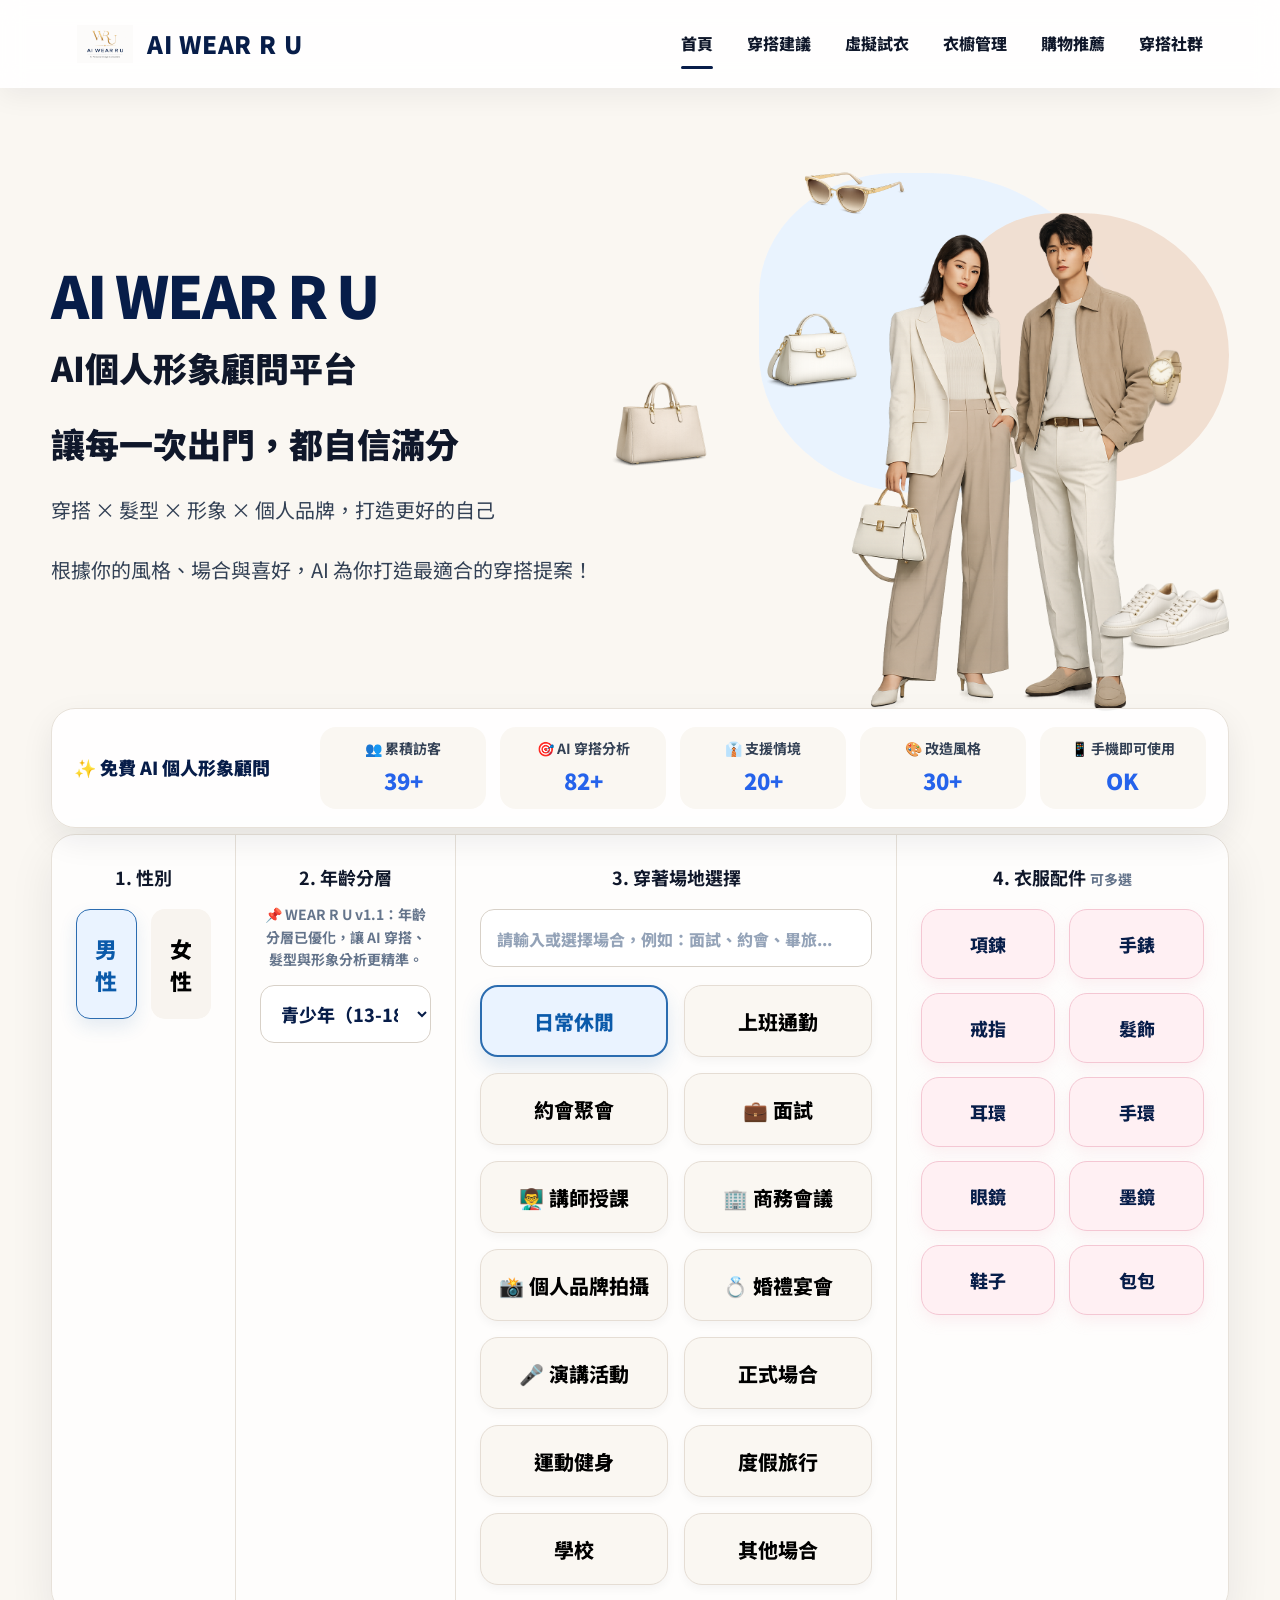
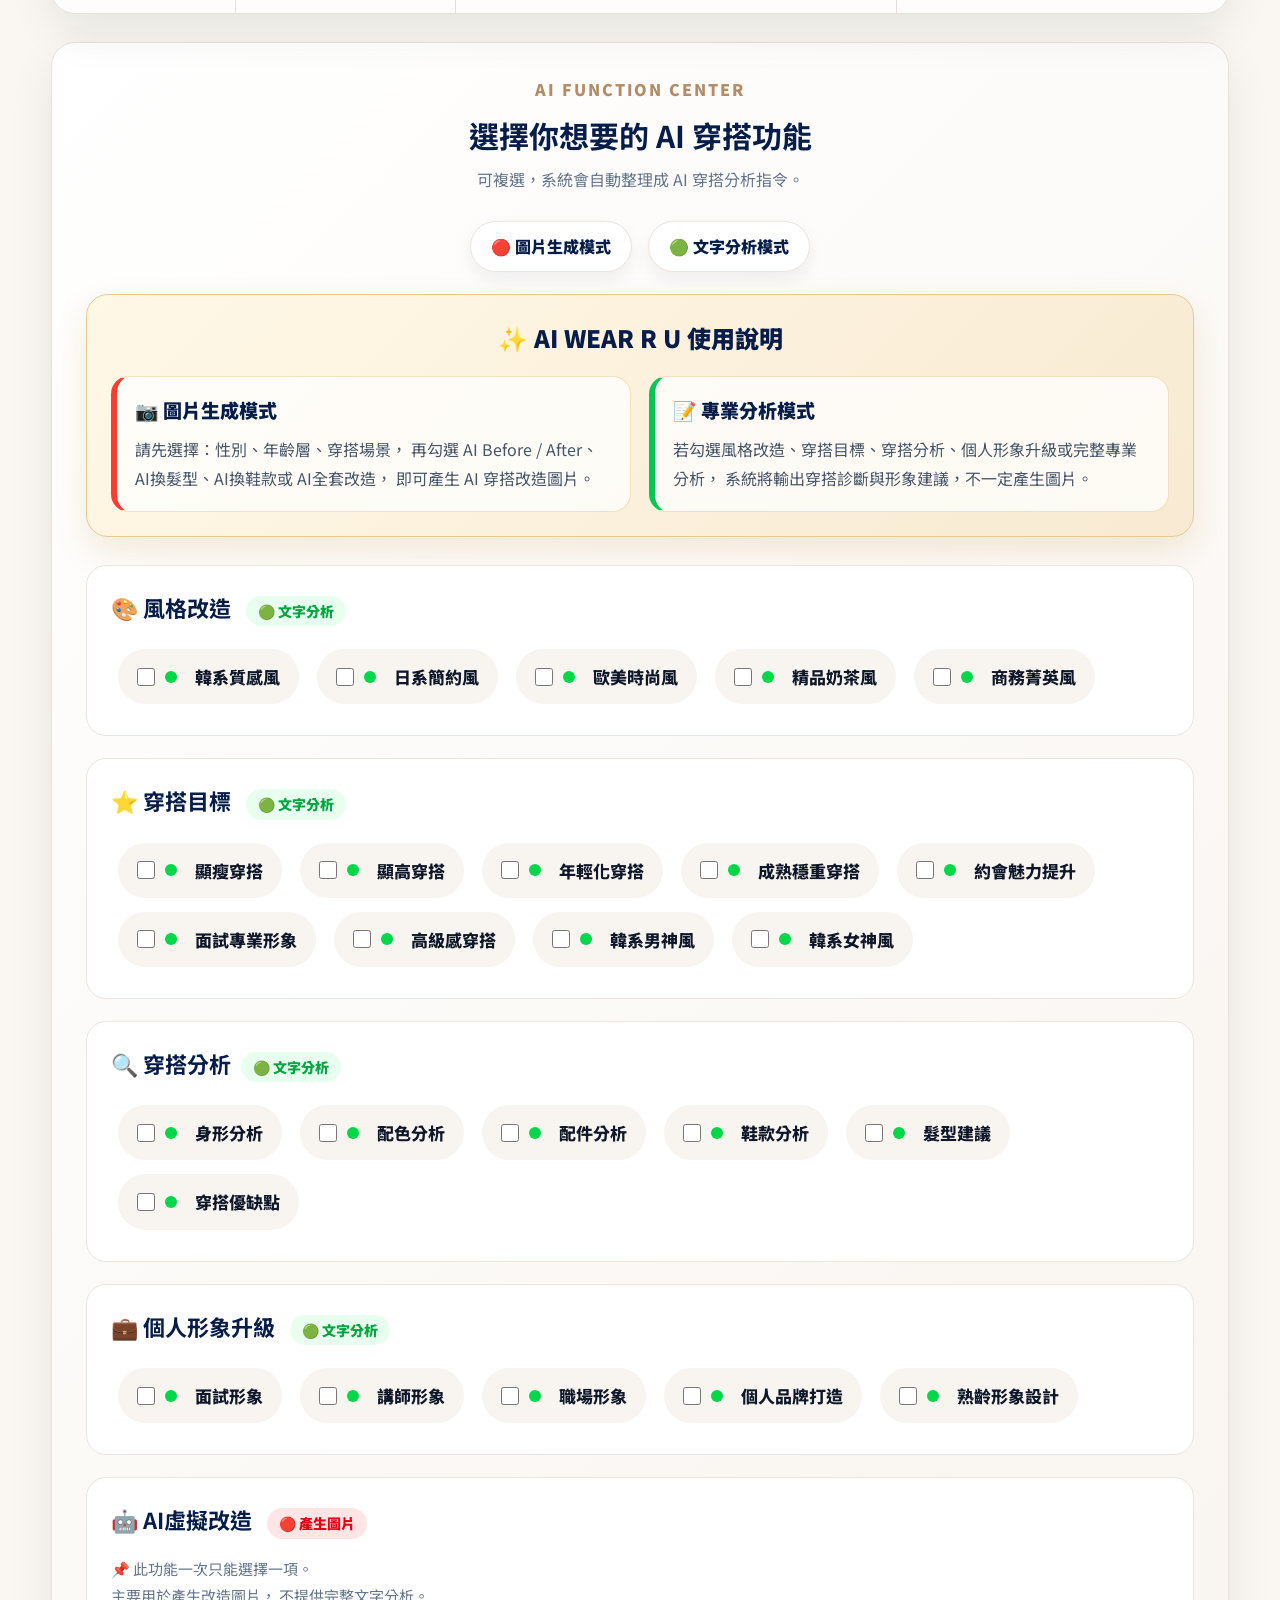
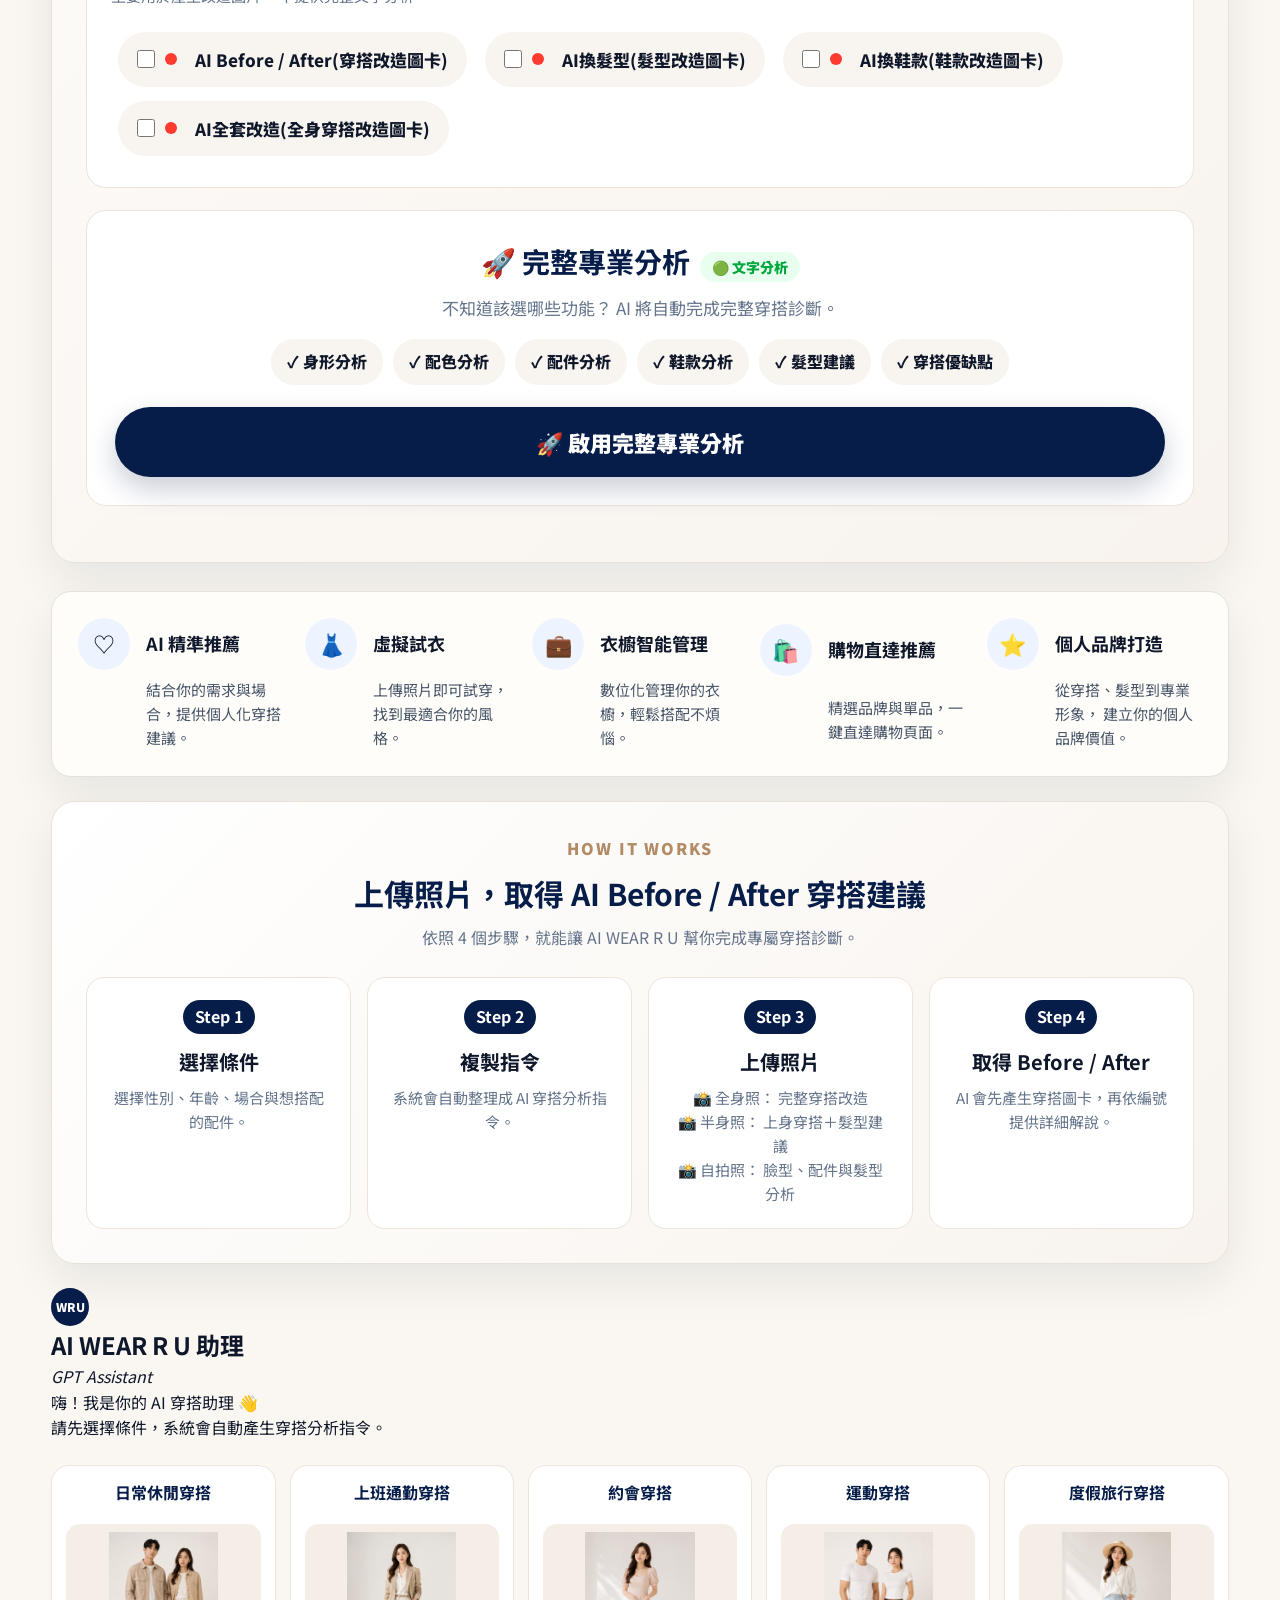
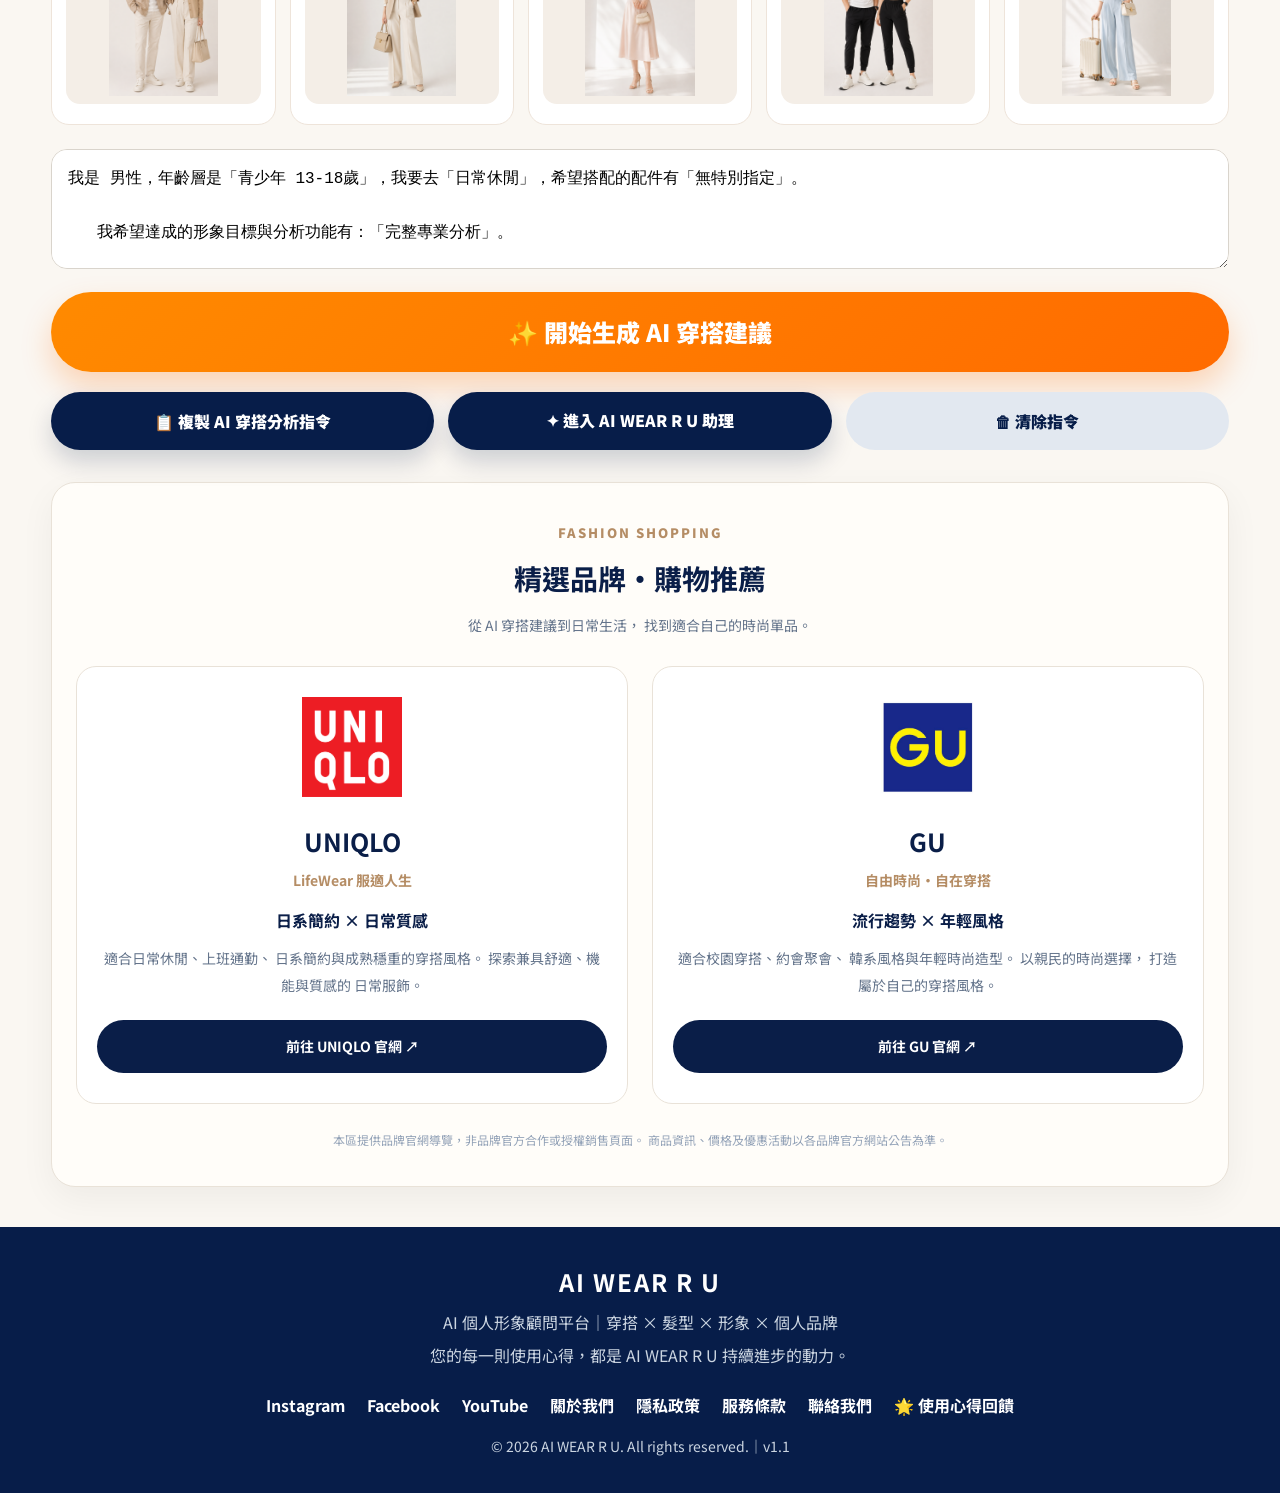
<file: index.html>
<!DOCTYPE html>
<html lang="zh-Hant">
<head>
  <meta charset="UTF-8" />
  <meta name="viewport" content="width=device-width, initial-scale=1.0" />
  <meta name="google-site-verification" content="wLQnbGi0252et4Q2FGCubos4FZW1tLeOlk8eGrW8YYI" />
  <meta
       name="description"
       content="AI WEAR R U 是免費 AI 個人形象顧問平台，提供穿搭分析、髮型建議、面試形象、講師形象、職場形象、熟齡形象、AI虛擬改造與個人品牌打造服務。">

  <meta property="og:title"
        content="AI WEAR R U｜AI個人形象顧問平台">

  <meta property="og:description"
        content="穿搭 × 髮型 × 形象 × 個人品牌">

  <meta property="og:image"
        content="https://r91628120.github.io/ai-wear-r-u/og-cover.jpg">

  <meta
       name="keywords"
       content="
       AI穿搭,
       AI穿搭顧問,
       AI形象顧問,
       AI個人形象顧問,
       穿搭分析,
       髮型建議,
       面試穿搭,
       面試形象,
       職場形象,
       熟齡形象,
       個人品牌,
       AI虛擬改造,
       AI Before After,
       AI換髮型,
       AI換鞋款,
       穿搭建議,
       服裝搭配,
       AI個人品牌,
       個人品牌打造,
       講師形象,
       面試形象,
       職場穿搭,
       職場形象,
       熟齡穿搭,
       熟齡形象,
       專業形象顧問,
       個人形象設計

   ">
  
   <meta
      property="og:image"
      content="https://r91628120.github.io/ai-wear-r-u/assets/favicon.png"> 
      
   <meta property="og:type"
         content="website">

    <meta property="og:url"
          content="https://r91628120.github.io/ai-wear-r-u/">

    <meta property="og:site_name"
          content="AI WEAR R U">

    <meta name="robots"
      content="index, follow">

    <meta name="author"
      content="AI WEAR R U">

    <link rel="canonical"
      href="https://r91628120.github.io/ai-wear-r-u/">

    <meta name="twitter:card"
      content="summary_large_image">

    <meta name="twitter:title"
      content="AI WEAR R U｜AI個人形象顧問平台">

    <meta name="twitter:description"
      content="AI穿搭分析、髮型建議、個人品牌打造與AI虛擬改造平台">

    <meta name="twitter:image"
      content="https://r91628120.github.io/ai-wear-r-u/assets/og-cover.jpg">


    <link
      rel="icon"
      type="image/png"
      href="./assets/favicon.png">


  <title>AI WEAR R U｜AI個人形象顧問平台｜穿搭分析・髮型建議・面試形象</title>
  <!-- WEAR R U v1.1：年齡分層正式版更新 -->
  <link rel="stylesheet" href="style.css" />
  <link href="https://fonts.googleapis.com/css2?family=Noto+Sans+TC:wght@400;500;700;900&display=swap" rel="stylesheet">

  <style>
    .age-tip{
      margin:-6px 0 14px;
      color:#64748b;
      font-size:14px;
      font-weight:700;
      text-align:center;
      line-height:1.6;
    }

    
/* ===== 精選品牌購物推薦 ===== */

#shop {
  scroll-margin-top: 100px;
}

.shop-section {
  margin: 32px auto;
  padding: 36px 24px;
  background: #fffdf9;
  border: 1px solid #e9e2d8;
  border-radius: 24px;
  box-shadow: 0 12px 35px rgba(0,0,0,0.05);
  box-sizing: border-box;
}

.shop-head {
  text-align: center;
  margin-bottom: 28px;
}

.shop-head span {
  color: #b58d65;
  font-size: 13px;
  font-weight: 900;
  letter-spacing: 2px;
}

.shop-head h2 {
  color: #0a1e48;
  font-size: 28px;
  margin: 12px 0;
}

.shop-head p {
  color: #64748b;
  font-size: 14px;
  line-height: 1.8;
}

.shop-grid {
  display: grid;
  grid-template-columns: repeat(2, minmax(0, 1fr));
  gap: 24px;
}

.shop-brand-card {
  background: #ffffff;
  border: 1px solid #e9e2d8;
  border-radius: 20px;
  padding: 30px 20px;
  text-align: center;
  display: flex;
  flex-direction: column;
  align-items: center;
  transition: transform .25s ease,
              box-shadow .25s ease;
}

.shop-brand-card:hover {
  transform: translateY(-5px);
  box-shadow: 0 12px 30px rgba(0,0,0,0.08);
}

.shop-brand-logo {
  width: 100px;
  height: 100px;
  object-fit: contain;
  margin-bottom: 16px;
}

.shop-brand-card h3 {
  color: #0a1e48;
  font-size: 25px;
  margin: 8px 0;
}

.shop-brand-slogan {
  color: #b58d65;
  font-size: 14px;
  font-weight: 700;
}

.shop-brand-style {
  color: #0a1e48;
  font-size: 16px;
  font-weight: 700;
  margin-top: 16px;
}

.shop-brand-desc {
  color: #64748b;
  font-size: 14px;
  line-height: 1.9;
  margin: 12px 0 22px;
}

.shop-brand-btn {
  display: block;
  width: 100%;
  box-sizing: border-box;
  padding: 15px 20px;
  margin-top: auto;
  background: #0a1e48;
  color: #ffffff;
  border-radius: 50px;
  text-decoration: none;
  font-size: 14px;
  font-weight: 700;
  transition: background .2s ease;
}

.shop-brand-btn:hover {
  background: #254473;
  color: #ffffff;
}

.shop-disclaimer {
  margin-top: 25px;
  text-align: center;
  color: #94a3b8;
  font-size: 12px;
  line-height: 1.8;
}

@media (max-width: 600px) {
  .shop-grid {
    grid-template-columns: 1fr;
  }

  .shop-section {
    padding: 25px 16px;
  }

  .shop-head h2 {
    font-size: 24px;
  }
}
 


  </style>
</head>
<body>
  <header class="site-header">
    <a class="brand" href="#top">
     <img
       src="./assets/logo.png"
       alt="AI WEAR R U"
       class="site-logo"
     >

      <span>AI WEAR R U</span>
    </a>
    <nav class="nav">
      <a class="active" href="#top">首頁</a>
      <a href="#assistant">穿搭建議</a>
      <a href="#tryon">虛擬試衣</a>
      <a href="#wardrobe">衣櫥管理</a>
      <a href="#shop">購物推薦</a>
      <a href="#community">穿搭社群</a>
    </nav>
  </header>

  <main id="top">
    <section class="hero section-shell">
      <div class="hero-copy">
       <h1>AI WEAR R U</h1>

       <h2>AI個人形象顧問平台</h2>
       
        <h2>讓每一次出門，都自信滿分</h2>
        <p>穿搭 × 髮型 × 形象 × 個人品牌，打造更好的自己</p>
        <p>根據你的風格、場合與喜好，AI 為你打造最適合的穿搭提案！</p>
        
      </div>

      <div class="hero-art">

       <div class="blob blob-blue"></div>
       <div class="blob blob-beige"></div>

       <img
         src="./assets/hero-couple.png"
         class="hero-couple"
         alt="AI WEAR R U"
       >

      <img
        src="./assets/sunglasses.png"
        class="floating sunglasses"
      >

      <img
        src="./assets/bag-1.png"
        class="floating bag1"
      >

     <img
        src="./assets/bag-2.png"
        class="floating bag2"
     >

    <img
       src="./assets/watch.png"
       class="floating watch"
    >

    <img
       src="./assets/shoes.png"
       class="floating shoes"
    >

   </div>
    </section>

    <section class="stats-card section-shell">

       <div class="stats-box">

        <div class="stats-title">
          ✨ 免費 AI 個人形象顧問
        </div>

        <div class="stats-item">
          <b>👥 累積訪客</b>
        <span id="visitorCount">39+</span>
        </div>

       <div class="stats-item">
         <b>🎯 AI 穿搭分析</b>
         <span id="analysisCount">82+</span>
       </div>

       <div class="stats-item">
          <b>👔 支援情境</b>
           <span>20+</span>
       </div>

       <div class="stats-item">
         <b>🎨 改造風格</b>
         <span>30+</span>
       </div>

       <div class="stats-item">
         <b>📱 手機即可使用</b>
         <span>OK</span>
       </div>

      </div>

    </section>


    <section class="control-panel section-shell">
    
      <div class="step gender-step">
        <h3>1. 性別</h3>
        <div class="choice-row" data-group="gender">
          <button class="choice is-active" data-value="男性">男性</button>
          <button class="choice" data-value="女性">女性</button>
        </div>
      </div>

      <div class="step age-step">
        <h3>2. 年齡分層</h3>
        <p class="age-tip">📌 WEAR R U v1.1：年齡分層已優化，讓 AI 穿搭、髮型與形象分析更精準。</p>
        <select id="age">
          <option value="青少年 13-18歲">
            青少年（13-18）
          </option>

          <option value="青年族群 19-30歲">
            青年族群（19-30）
          </option>

          <option value="成熟族群 31-45歲">
            成熟族群（31-45）
          </option>

          <option value="熟成族群 46-55歲">
            熟成族群（46-55）
          </option>

          <option value="👑 熟齡族群 56歲以上">
            👑 熟齡族群（56+）
          </option>
        </select>
      </div>

      <div class="step occasion-step">
        <h3>3. 穿著場地選擇</h3>
        <input id="customOccasion" type="text" placeholder="請輸入或選擇場合，例如：面試、約會、畢旅..." />
        <div class="pill-grid" data-group="occasion">
          <button class="pill is-active" data-value="日常休閒">日常休閒</button>
          <button class="pill" data-value="上班通勤">上班通勤</button>
          <button class="pill" data-value="約會聚會">約會聚會</button>
          <button class="pill" data-value="面試">💼 面試</button>
          <button class="pill" data-value="講師授課">👨‍🏫 講師授課</button>
          <button class="pill" data-value="商務會議">🏢 商務會議</button>
          <button class="pill" data-value="個人品牌拍攝">📸 個人品牌拍攝</button>
          <button class="pill" data-value="婚禮宴會">💍 婚禮宴會</button>
          <button class="pill" data-value="演講活動">🎤 演講活動</button>
          <button class="pill" data-value="正式場合">正式場合</button>
          <button class="pill" data-value="運動健身">運動健身</button>
          <button class="pill" data-value="度假旅行">度假旅行</button>
          <button class="pill" data-value="學校">學校</button>        
          <button class="pill" data-value="其他場合">其他場合</button>
        </div>
      </div>

      <div class="step accessories-step">
        <h3>4. 衣服配件 <span>可多選</span></h3>
        <div class="accessory-grid" id="accessories">
          <button data-value="項鍊">項鍊</button>
          <button data-value="手錶">手錶</button>
          <button data-value="戒指">戒指</button>
          <button data-value="髮飾">髮飾</button>
          <button data-value="耳環">耳環</button>
          <button data-value="手環">手環</button>
          <button data-value="眼鏡">眼鏡</button>
          <button data-value="墨鏡">墨鏡</button>
          <button data-value="鞋子">鞋子</button>
          <button data-value="包包">包包</button>
        </div>
      </div>

      </section>

      <section class="ai-functions section-shell">
      
        <div class="function-head">
           <span>AI FUNCTION CENTER</span>
             <h2>選擇你想要的 AI 穿搭功能</h2>
             <p>可複選，系統會自動整理成 AI 穿搭分析指令。</p>
        </div>

        <div class="mode-notice">
        <div class="mode-item image-mode">🔴 圖片生成模式</div>
        <div class="mode-item text-mode">🟢 文字分析模式</div>
        </div>

        <div class="usage-card">
           <h3>✨ AI WEAR R U 使用說明</h3>

        <div class="usage-grid">
        <div class="usage-item image">
           <h4>📷 圖片生成模式</h4>
             <p>
               請先選擇：性別、年齡層、穿搭場景，
               再勾選 AI Before / After、AI換髮型、AI換鞋款或 AI全套改造，
               即可產生 AI 穿搭改造圖片。
             </p>
        </div>

        <div class="usage-item text">
           <h4>📝 專業分析模式</h4>
             <p>
                若勾選風格改造、穿搭目標、穿搭分析、個人形象升級或完整專業分析，
                系統將輸出穿搭診斷與形象建議，不一定產生圖片。
             </p>
        </div>
       </div>
      </div>
          
         <div class="func-group">
           <h3>🎨 風格改造
             <span class="mode-badge-green">
                  🟢 文字分析
             </span>
           </h3>

            <label><input type="checkbox" value="韓系質感風"><span class="green-dot"></span>韓系質感風</label>
            <label><input type="checkbox" value="日系簡約風"><span class="green-dot"></span>日系簡約風</label>
            <label><input type="checkbox" value="歐美時尚風"><span class="green-dot"></span>歐美時尚風</label>
            <label><input type="checkbox" value="精品奶茶風"><span class="green-dot"></span>精品奶茶風</label>
            <label><input type="checkbox" value="商務菁英風"><span class="green-dot"></span>商務菁英風</label>

         </div>

         <div class="func-group">

           <h3>⭐ 穿搭目標
             <span class="mode-badge-green">
                🟢 文字分析
             </span>
           </h3>

              <label>
                 <input type="checkbox"
                        value="顯瘦穿搭">
                 <span class="green-dot"></span>
                        顯瘦穿搭
              </label>

              <label>
               <input type="checkbox"
                      value="顯高穿搭">
                       <span class="green-dot"></span>
                       顯高穿搭
              </label>

              <label>
               <input type="checkbox"
                      value="年輕化穿搭">
                       <span class="green-dot"></span>
                       年輕化穿搭
               </label>

              <label>
               <input type="checkbox"
                      value="成熟穩重穿搭">
                      <span class="green-dot"></span>
                      成熟穩重穿搭
               </label>

              <label>
               <input type="checkbox"
                      value="約會魅力提升">
                      <span class="green-dot"></span>
                      約會魅力提升
               </label>

              <label>
               <input type="checkbox"
                      value="面試專業形象">
                      <span class="green-dot"></span>
                      面試專業形象
              </label>

              <label>
                <input type="checkbox"
                       value="高級感穿搭">
                       <span class="green-dot"></span>
                       高級感穿搭
              </label>

              <label>
                <input type="checkbox"
                       value="韓系男神風">
                       <span class="green-dot"></span>
                       韓系男神風
              </label>

               <label>
                 <input type="checkbox"
                        value="韓系女神風">
                        <span class="green-dot"></span>
                        韓系女神風
                 </label>


          </div>  
        
        
         <div class="func-group">

            <h3>🔍 穿搭分析<span class="mode-badge-green">
                 🟢 文字分析</span>
            </h3>

             <label><input type="checkbox" value="身形分析"><span class="green-dot"></span>身形分析</label>

             <label><input type="checkbox" value="配色分析"><span class="green-dot"></span>配色分析</label>

             <label><input type="checkbox" value="配件分析"><span class="green-dot"></span>配件分析</label>

             <label><input type="checkbox" value="鞋款分析"><span class="green-dot"></span>鞋款分析</label>

             <label><input type="checkbox" value="髮型建議"><span class="green-dot"></span>髮型建議</label>

             <label><input type="checkbox" value="穿搭優缺點"><span class="green-dot"></span>穿搭優缺點</label>

         </div>

        <div class="func-group">

            <h3>💼 個人形象升級
              <span class="mode-badge-green">
                 🟢 文字分析
              </span>
            </h3>

             <label>
               <input type="checkbox" value="面試形象">
                 <span class="green-dot"></span>
                 面試形象
             </label>

             <label>
              <input type="checkbox" value="講師形象">
                  <span class="green-dot"></span>
                  講師形象
             </label>

             <label>
              <input type="checkbox" value="職場形象">
                  <span class="green-dot"></span>
                  職場形象
              </label>

              <label>
                  <input type="checkbox" value="個人品牌打造">
                   <span class="green-dot"></span>
                   個人品牌打造
              </label>

              <label>
                  <input type="checkbox" value="熟齡形象設計">
                   <span class="green-dot"></span>
                   熟齡形象設計
              </label>

        </div>

         <div class="func-group">

            <h3>🤖 AI虛擬改造
              <span class="mode-badge-red">
                   🔴 產生圖片</span>
            </h3>

               <p class="virtual-tip">
                📌 此功能一次只能選擇一項。
               <br>
                    主要用於產生改造圖片，
                    不提供完整文字分析。
               </p>


               <label>
                 <input type="checkbox"
                        value="AI Before After">
                        <span class="red-dot"></span>
                          AI Before / After(穿搭改造圖卡)                
                </label>

              <label>
                 <input type="checkbox"
                        value="AI換髮型">
                        <span class="red-dot"></span>
                         AI換髮型(髮型改造圖卡)
              </label>

              <label>
                <input type="checkbox"
                       value="AI換鞋款">
                       <span class="red-dot"></span>
                        AI換鞋款(鞋款改造圖卡)
              </label>

              <label>
               <input type="checkbox"
                      value="AI全套改造">
                      <span class="red-dot"></span>
                       AI全套改造(全身穿搭改造圖卡)
              </label>

        </div> 

        <div class="analysis-box">

             <h3>🚀 完整專業分析<span class="mode-badge-green">
                 🟢 文字分析</span>
             </h3>

                 <p>
                  不知道該選哪些功能？
                  AI 將自動完成完整穿搭診斷。
                 </p>

            <div class="analysis-list">

              <span>✓ 身形分析</span>
              <span>✓ 配色分析</span>
              <span>✓ 配件分析</span>
              <span>✓ 鞋款分析</span>
              <span>✓ 髮型建議</span>
              <span>✓ 穿搭優缺點</span>
              

            </div>

            <button id="fullAnalysisBtn"
                    class="full-analysis-btn">
                   🚀 啟用完整專業分析
            </button>

        </div>


       </section>


    <section class="features section-shell">
  <article><span>♡</span><b>AI 精準推薦</b><p>結合你的需求與場合，提供個人化穿搭建議。</p></article>
  <article><span>👗</span><b>虛擬試衣</b><p>上傳照片即可試穿，找到最適合你的風格。</p></article>
  <article><span>💼</span><b>衣櫥智能管理</b><p>數位化管理你的衣櫥，輕鬆搭配不煩惱。</p></article>
  <article><span>🛍️</span><b>購物直達推薦</b><p>精選品牌與單品，一鍵直達購物頁面。</p></article>
  <article>
     <span>⭐</span>
     <b>個人品牌打造</b>
     <p>
       從穿搭、髮型到專業形象，
       建立你的個人品牌價值。
     </p>
  </article>
</section>

<section class="upload-guide section-shell">
  <div class="guide-head">
    <span>HOW IT WORKS</span>
    <h2>上傳照片，取得 AI Before / After 穿搭建議</h2>
    <p>依照 4 個步驟，就能讓 AI WEAR R U 幫你完成專屬穿搭診斷。</p>
  </div>

  <div class="guide-steps">
    <article>
      <b>Step 1</b>
      <h3>選擇條件</h3>
      <p>選擇性別、年齡、場合與想搭配的配件。</p>
    </article>

    <article>
      <b>Step 2</b>
      <h3>複製指令</h3>
      <p>系統會自動整理成 AI 穿搭分析指令。</p>
    </article>

    <article>
      <b>Step 3</b>
     <h3>上傳照片</h3>

      <p>
        📸 全身照：
            完整穿搭改造<br>

        📸 半身照：
           上身穿搭＋髮型建議<br>

        📸 自拍照：
           臉型、配件與髮型分析
      </p>
    </article>

    <article>
      <b>Step 4</b>
      <h3>取得 Before / After</h3>
      <p>AI 會先產生穿搭圖卡，再依編號提供詳細解說。</p>
    </article>
   </div>
  </section>

  <section class="assistant-v3 section-shell" id="assistant">
         <div class="chat-area">
           <div class="assistant-title">
          <span class="brand-mark small">WRU</span>
           <h2>AI WEAR R U 助理</h2>
           <em>GPT Assistant</em>
         </div>

         <div class="message">
           嗨！我是你的 AI 穿搭助理 👋<br>
           請先選擇條件，系統會自動產生穿搭分析指令。
         </div>

    <div class="look-row">
      <article>
        <b>日常休閒穿搭</b>
        <img src="./assets/look-casual.png" class="look-img" alt="日常休閒穿搭">
      </article>

      <article>
        <b>上班通勤穿搭</b>
        <img src="./assets/look-work.png" class="look-img" alt="上班通勤穿搭">
      </article>

      <article>
        <b>約會穿搭</b>
        <img src="./assets/look-date-1.png" class="look-img" alt="約會穿搭">
      </article>

      <article>
        <b>運動穿搭</b>
        <img src="./assets/look-sport.png" class="look-img" alt="運動穿搭">
      </article>

      <article>
        <b>度假旅行穿搭</b>
        <img src="./assets/look-travel.png" class="look-img" alt="度假旅行穿搭">
      </article>
       
    </div>

    <div class="prompt-bar">
      <textarea id="promptPreview" placeholder="系統會自動產生穿搭指令，也可以自行修改內容..."></textarea>
    </div>

          <button
            class="generate-final-btn"
            id="generatePrompt">

            ✨ 開始生成 AI 穿搭建議

          </button>
    <div class="v3-actions">
      <button id="copyPromptBtn" class="locked-btn">
        📋 複製 AI 穿搭分析指令
      </button>

      <a id="gptLink"
         href="https://chatgpt.com/g/g-6a1d87b0c6b48191aaa400c9c937a813-ai-wear-r-u-zhi-hui-chuan-da-gu-wen-ping-tai"
         target="_blank"
         class="enter-gpt-btn">
        ✦ 進入 AI WEAR R U 助理
      </a>

      <button type="button" id="clearPromptBtn" class="secondary-btn">
        🗑 清除指令
      </button>
    </div>

    <div id="toast" class="toast">
      已複製 AI 穿搭分析指令！
    </div>
  </div>
</section>


<!-- ===== 精選品牌購物推薦 ===== -->

<section id="shop" class="shop-section section-shell">

  <div class="shop-head">
    <span>FASHION SHOPPING</span>

    <h2>精選品牌・購物推薦</h2>

    <p>
      從 AI 穿搭建議到日常生活，
      找到適合自己的時尚單品。
    </p>
  </div>

  <div class="shop-grid">

    <!-- UNIQLO 品牌推薦 -->

    <article class="shop-brand-card">

      <img
        src="./assets/uniqlo-logo.png"
        alt="UNIQLO 品牌 Logo"
        class="shop-brand-logo"
        loading="lazy"
      >

      <h3>UNIQLO</h3>

      <div class="shop-brand-slogan">
        LifeWear 服適人生
      </div>

      <div class="shop-brand-style">
        日系簡約 × 日常質感
      </div>

      <p class="shop-brand-desc">
        適合日常休閒、上班通勤、
        日系簡約與成熟穩重的穿搭風格。
        探索兼具舒適、機能與質感的
        日常服飾。
      </p>

      <a
        href="https://www.uniqlo.com/tw/zh_TW/c/feature.html"
        target="_blank"
        rel="noopener noreferrer"
        class="shop-brand-btn"
      >
        前往 UNIQLO 官網 ↗
      </a>

    </article>

    <!-- GU 品牌推薦 -->

    <article class="shop-brand-card">

      <img
        src="./assets/gu-logo.png"
        alt="GU 品牌 Logo"
        class="shop-brand-logo"
        loading="lazy"
      >

      <h3>GU</h3>

      <div class="shop-brand-slogan">
        自由時尚・自在穿搭
      </div>

      <div class="shop-brand-style">
        流行趨勢 × 年輕風格
      </div>

      <p class="shop-brand-desc">
        適合校園穿搭、約會聚會、
        韓系風格與年輕時尚造型。
        以親民的時尚選擇，
        打造屬於自己的穿搭風格。
      </p>

      <a
        href="https://www.gu-global.com/tw/zh_TW/"
        target="_blank"
        rel="noopener noreferrer"
        class="shop-brand-btn"
      >
        前往 GU 官網 ↗
      </a>

    </article>

  </div>

  <p class="shop-disclaimer">
    本區提供品牌官網導覽，非品牌官方合作或授權銷售頁面。
    商品資訊、價格及優惠活動以各品牌官方網站公告為準。
  </p>

</section>

<!-- ===== 購物推薦結束 ===== -->


  </main>

  <footer class="footer">
  <div class="footer-brand">
     <b>AI WEAR R U</b>
      <p>AI 個人形象顧問平台｜穿搭 × 髮型 × 形象 × 個人品牌</p>
      <p class="footer-feedback-text">
         您的每一則使用心得，都是 AI WEAR R U 持續進步的動力。
      </p>
  </div>

  <div class="footer-links">
     <a href="#">Instagram</a>
     <a href="#">Facebook</a>
     <a href="#">YouTube</a>
     <a href="./about.html">關於我們</a>
     <a href="./privacy.html">隱私政策</a>
     <a href="./terms.html">服務條款</a>
     <a href="./contact.html">聯絡我們</a>

     <a href="https://forms.gle/d785GPQwbUFN3kMc6"
         target="_blank"
         rel="noopener">
        🌟 使用心得回饋
     </a>
</div>

  <p class="footer-copy">© 2026 AI WEAR R U. All rights reserved.｜v1.1</p>
</footer>
  
  <script src="script.js"></script>
  
  <!-- GoatCounter -->
  <script 
    data-goatcounter="https://ai-agri-education.goatcounter.com/count"
    async
    src="//gc.zgo.at/count.js">
  </script>

</body>
</html>
</file>
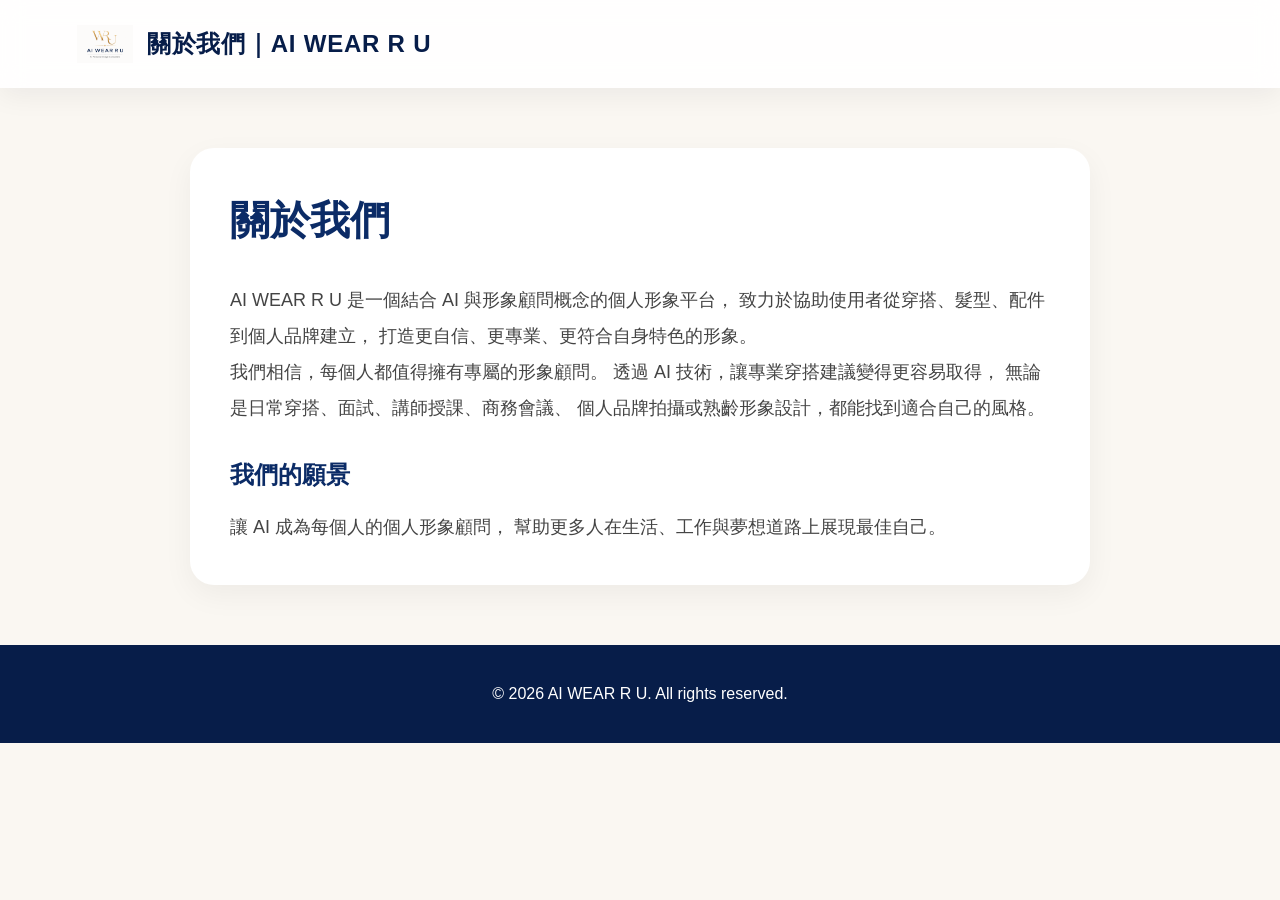
<file: about.html>
<!DOCTYPE html>
<html lang="zh-Hant">
<head>
  <meta charset="UTF-8">
  <meta name="viewport" content="width=device-width, initial-scale=1.0">
  <title>關於我們｜AI WEAR R U</title>
  <meta name="description" content="AI WEAR R U 為 AI 個人形象顧問平台，提供穿搭分析、髮型建議、個人品牌打造與虛擬改造服務。">
  <meta name="robots" content="index, follow">
   <link rel="canonical" href="https://r91628120.github.io/ai-wear-r-u/about.html">

  <link rel="stylesheet" href="./style.css">
</head>
<body>

<header class="site-header">
  <a class="brand" href="./index.html">
    <img class="site-logo" src="./assets/logo.png" alt="AI WEAR R U">
    <span>關於我們｜AI WEAR R U</span>
  </a>
</header>

<div class="page-container">

<h1>關於我們</h1>

<p>
AI WEAR R U 是一個結合 AI 與形象顧問概念的個人形象平台，
致力於協助使用者從穿搭、髮型、配件到個人品牌建立，
打造更自信、更專業、更符合自身特色的形象。
</p>

<p>
我們相信，每個人都值得擁有專屬的形象顧問。
透過 AI 技術，讓專業穿搭建議變得更容易取得，
無論是日常穿搭、面試、講師授課、商務會議、
個人品牌拍攝或熟齡形象設計，都能找到適合自己的風格。
</p>

<h2>我們的願景</h2>

<p>
讓 AI 成為每個人的個人形象顧問，
幫助更多人在生活、工作與夢想道路上展現最佳自己。
</p>

</div>

<footer class="footer">
  <p>© 2026 AI WEAR R U. All rights reserved.</p>
</footer>


</body>
</html>
</file>
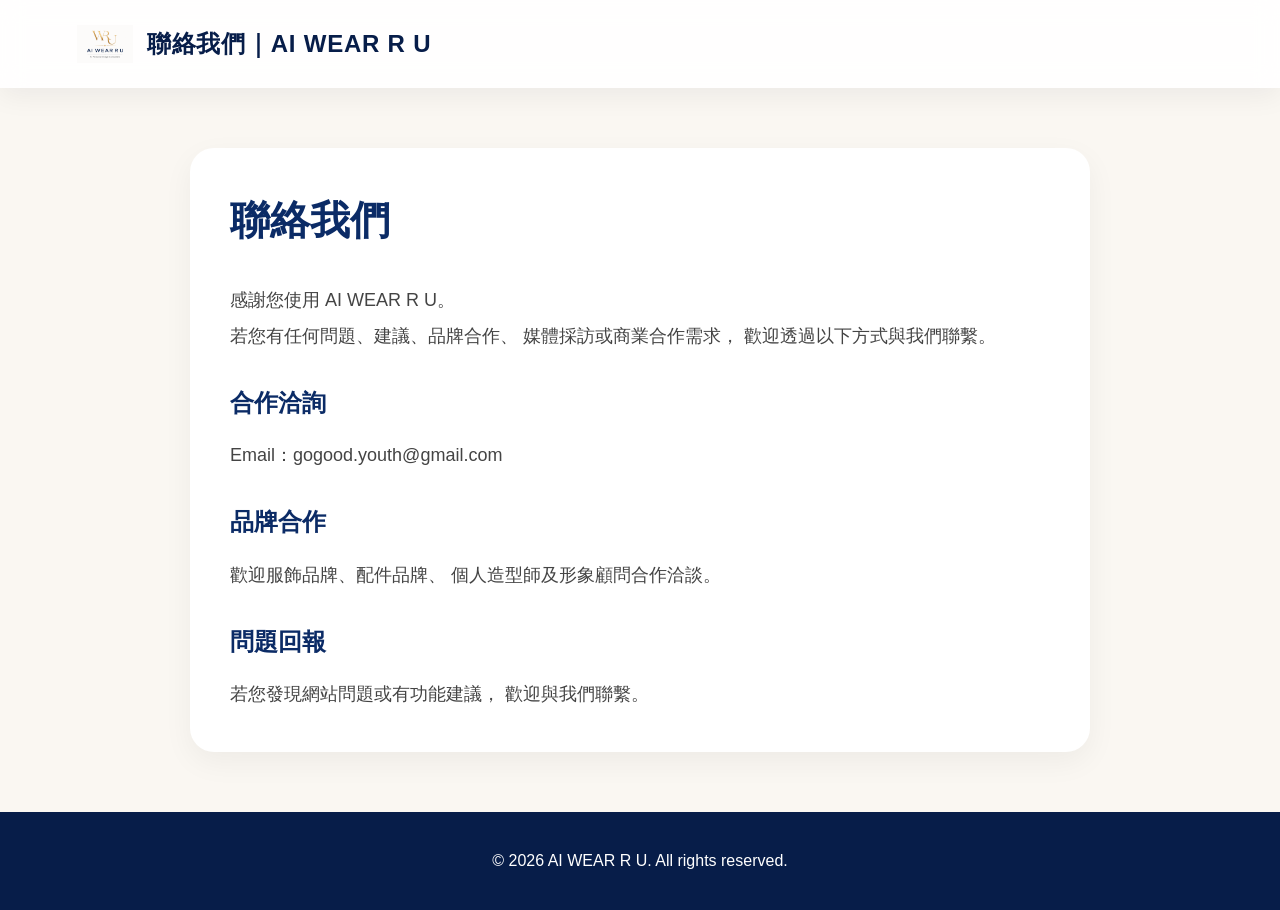
<file: contact.html>
<!DOCTYPE html>
<html lang="zh-Hant">
<head>
  <meta charset="UTF-8">
  <meta name="viewport" content="width=device-width, initial-scale=1.0">
  <title>聯絡我們｜AI WEAR R U</title>
  <meta name="description" content="AI WEAR R U 為 AI 個人形象顧問平台，提供穿搭分析、髮型建議、個人品牌打造與虛擬改造服務。">
  <meta name="robots" content="index, follow">
   <link rel="canonical" href="https://r91628120.github.io/ai-wear-r-u/contact.html">
  <link rel="stylesheet" href="./style.css">
</head>
<body>

<header class="site-header">
  <a class="brand" href="./index.html">
    <img class="site-logo" src="./assets/logo.png" alt="AI WEAR R U">
    <span>聯絡我們｜AI WEAR R U</span>
  </a>
</header>


<div class="page-container">

<h1>聯絡我們</h1>

<p>
感謝您使用 AI WEAR R U。
</p>

<p>
若您有任何問題、建議、品牌合作、
媒體採訪或商業合作需求，
歡迎透過以下方式與我們聯繫。
</p>

<h2>合作洽詢</h2>

<p>
Email：gogood.youth@gmail.com
</p>

<h2>品牌合作</h2>

<p>
歡迎服飾品牌、配件品牌、
個人造型師及形象顧問合作洽談。
</p>

<h2>問題回報</h2>

<p>
若您發現網站問題或有功能建議，
歡迎與我們聯繫。
</p>

</div>

<footer class="footer">
  <p>© 2026 AI WEAR R U. All rights reserved.</p>
</footer>

</body>
</html>
</file>
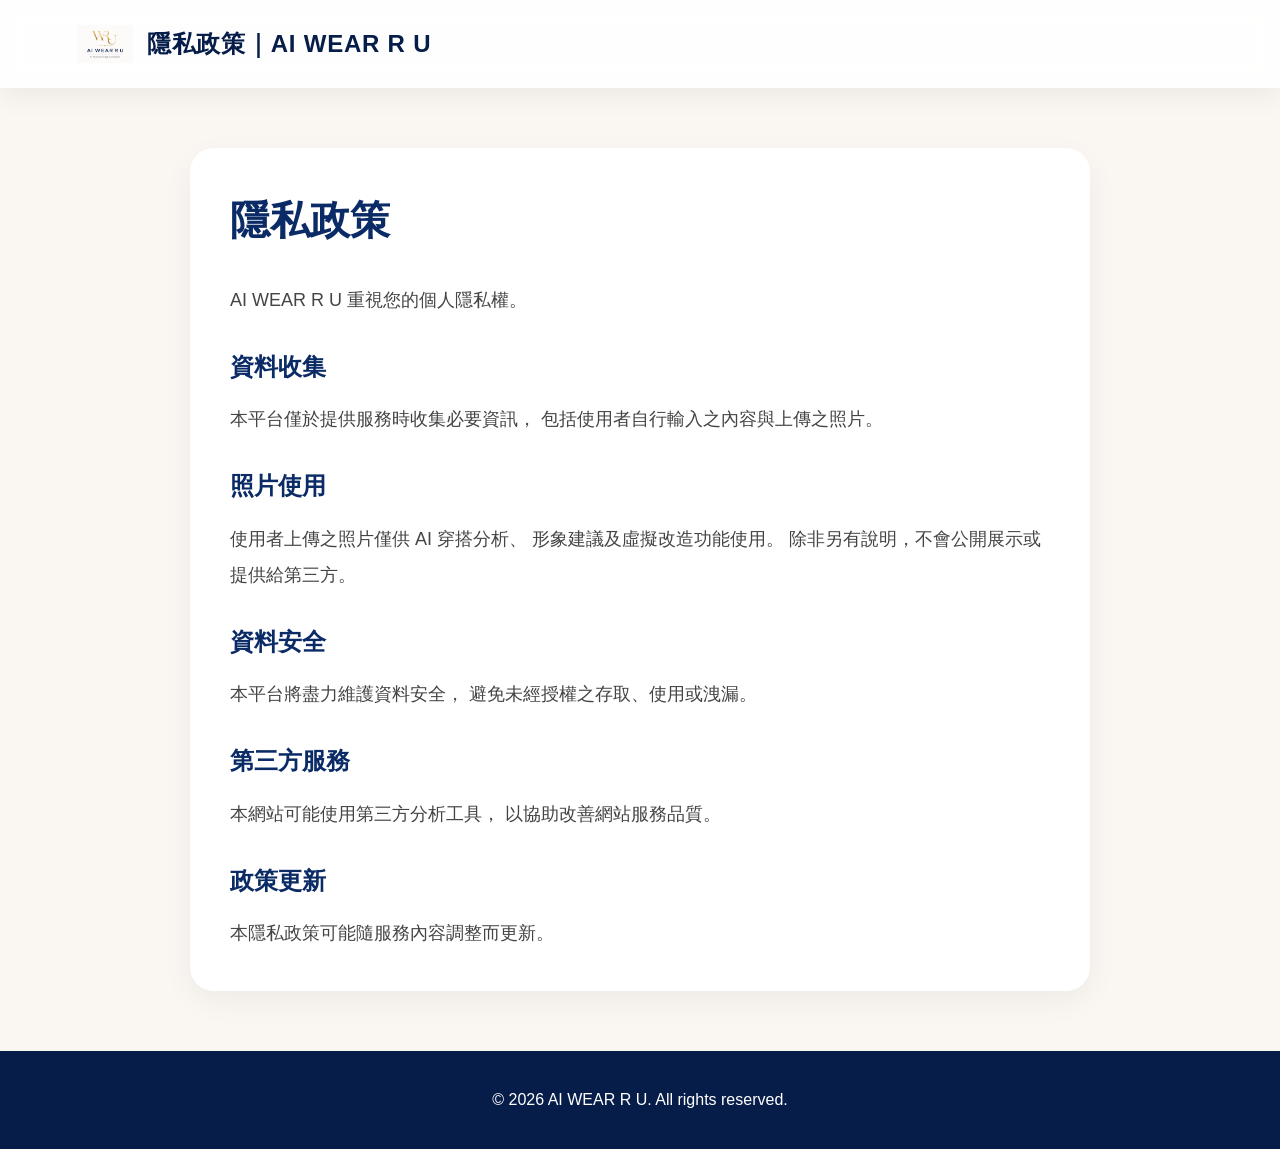
<file: privacy.html>
<!DOCTYPE html>
<html lang="zh-Hant">
<head>
  <meta charset="UTF-8">
  <meta name="viewport" content="width=device-width, initial-scale=1.0">
  <title>隱私政策｜AI WEAR R U</title>
  <meta name="description" content="AI WEAR R U 為 AI 個人形象顧問平台，提供穿搭分析、髮型建議、個人品牌打造與虛擬改造服務。">
  <meta name="robots" content="index, follow">
   <link rel="canonical" href="https://r91628120.github.io/ai-wear-r-u/privacy.html">

  <link rel="stylesheet" href="./style.css">
</head>
<body>

<header class="site-header">
  <a class="brand" href="./index.html">
    <img class="site-logo" src="./assets/logo.png" alt="AI WEAR R U">
    <span>隱私政策｜AI WEAR R U</span>
  </a>
</header>


<div class="page-container">

<h1>隱私政策</h1>

<p>
AI WEAR R U 重視您的個人隱私權。
</p>

<h2>資料收集</h2>

<p>
本平台僅於提供服務時收集必要資訊，
包括使用者自行輸入之內容與上傳之照片。
</p>

<h2>照片使用</h2>

<p>
使用者上傳之照片僅供 AI 穿搭分析、
形象建議及虛擬改造功能使用。
除非另有說明，不會公開展示或提供給第三方。
</p>

<h2>資料安全</h2>

<p>
本平台將盡力維護資料安全，
避免未經授權之存取、使用或洩漏。
</p>

<h2>第三方服務</h2>

<p>
本網站可能使用第三方分析工具，
以協助改善網站服務品質。
</p>

<h2>政策更新</h2>

<p>
本隱私政策可能隨服務內容調整而更新。
</p>

</div>

<footer class="footer">
  <p>© 2026 AI WEAR R U. All rights reserved.</p>
</footer>

</body>
</html>
</file>
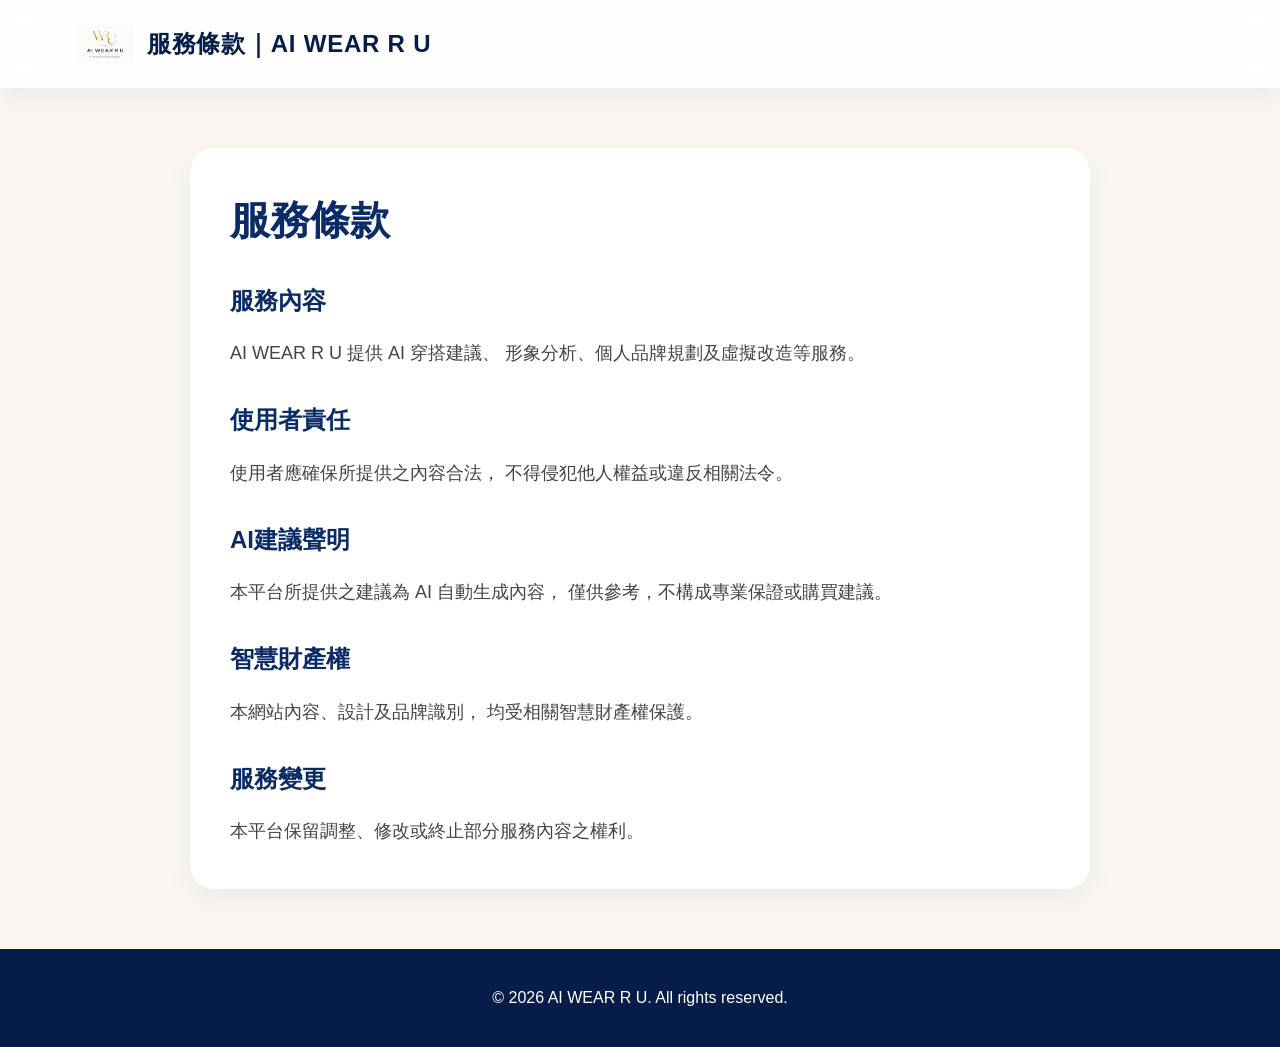
<file: terms.html>
<!DOCTYPE html>
<html lang="zh-Hant">
<head>
  <meta charset="UTF-8">
  <meta name="viewport" content="width=device-width, initial-scale=1.0">
  <title>服務條款｜AI WEAR R U</title>
  <meta name="description" content="AI WEAR R U 為 AI 個人形象顧問平台，提供穿搭分析、髮型建議、個人品牌打造與虛擬改造服務。">
  <meta name="robots" content="index, follow">
   <link rel="canonical" href="https://r91628120.github.io/ai-wear-r-u/terms.html">

  <link rel="stylesheet" href="./style.css">
</head>
<body>

<header class="site-header">
  <a class="brand" href="./index.html">
    <img class="site-logo" src="./assets/logo.png" alt="AI WEAR R U">
    <span>服務條款｜AI WEAR R U</span>
  </a>
</header>

<div class="page-container">

<h1>服務條款</h1>

<h2>服務內容</h2>

<p>
AI WEAR R U 提供 AI 穿搭建議、
形象分析、個人品牌規劃及虛擬改造等服務。
</p>

<h2>使用者責任</h2>

<p>
使用者應確保所提供之內容合法，
不得侵犯他人權益或違反相關法令。
</p>

<h2>AI建議聲明</h2>

<p>
本平台所提供之建議為 AI 自動生成內容，
僅供參考，不構成專業保證或購買建議。
</p>

<h2>智慧財產權</h2>

<p>
本網站內容、設計及品牌識別，
均受相關智慧財產權保護。
</p>

<h2>服務變更</h2>

<p>
本平台保留調整、修改或終止部分服務內容之權利。
</p>

</div>

<footer class="footer">
  <p>© 2026 AI WEAR R U. All rights reserved.</p>
</footer>

</body>
</html>
</file>
<file: style.css>
:root{
  --navy:#071d49;
  --ink:#0f172a;
  --muted:#64748b;
  --line:#e7e1d9;
  --cream:#faf7f2;
  --card:#ffffff;
  --soft:#f4eee7;
  --blue-soft:#e9f3ff;
  --shadow:0 18px 45px rgba(15,23,42,.08);
  --radius:24px;
}
*{box-sizing:border-box;margin:0;padding:0}
html{scroll-behavior:smooth}
body{font-family:'Noto Sans TC',sans-serif;background:var(--cream);color:var(--ink);line-height:1.6}
a{text-decoration:none;color:inherit}
button,input,select{font-family:inherit}
.site-header{height:88px;display:flex;align-items:center;justify-content:space-between;padding:0 6vw;background:rgba(255,255,255,.88);backdrop-filter:blur(12px);box-shadow:0 8px 26px rgba(15,23,42,.06);position:sticky;top:0;z-index:20}
.brand{display:flex;align-items:center;gap:14px;font-size:26px;font-weight:900;color:var(--navy);letter-spacing:.03em}.brand-mark{width:48px;height:48px;border-radius:50%;display:grid;place-items:center;background:var(--navy);color:#fff;font-weight:900;font-size:15px}.brand-mark.small{width:38px;height:38px;font-size:12px}.nav{display:flex;gap:34px;font-weight:800}.nav a{position:relative}.nav a.active::after,.nav a:hover::after{content:"";position:absolute;left:50%;bottom:-12px;transform:translateX(-50%);width:32px;height:3px;background:var(--navy);border-radius:999px}
.site-logo{
  width:60px;
  height:60px;
  object-fit:contain;
}

.section-shell{width:min(1180px,92vw);margin:0 auto}.hero{min-height:720px;display:grid;grid-template-columns:1.02fr .98fr;align-items:center;padding:40px 0}.hero-copy h1{font-size:clamp(34px,5vw,58px);line-height:1.12;color:var(--navy);font-weight:900;letter-spacing:-.04em}.hero-copy h2{font-size:clamp(22px,3vw,34px);margin:14px 0 22px;font-weight:900}.hero-copy p{font-size:20px;color:#334155;margin-bottom:28px}.primary-btn,.generate-btn,.locked-btn{display:inline-flex;align-items:center;justify-content:center;border:0;background:linear-gradient(135deg,#071d49,#0c2d66);color:#fff;border-radius:999px;font-weight:900;box-shadow:0 12px 28px rgba(7,29,73,.22);cursor:pointer}.primary-btn{padding:18px 36px;font-size:22px}.hero-art{min-height:700px;position:relative}.blob{position:absolute;border-radius:42% 58% 52% 48%;filter:blur(.1px);opacity:.95}.blob-blue{width:360px;height:320px;background:var(--blue-soft);right:110px;top:45px}.blob-beige{width:280px;height:270px;background:#f1ded0;right:0;top:85px}.person{position:absolute;bottom:0;display:grid;place-items:center;font-weight:900;color:#fff;text-shadow:0 3px 18px rgba(0,0,0,.22);box-shadow:var(--shadow);background:linear-gradient(160deg,#c8b49e,#87644d);border:10px solid rgba(255,255,255,.7)}.male{width:190px;height:350px;border-radius:92px 92px 20px 20px;right:260px}.female{width:170px;height:330px;border-radius:86px 86px 22px 22px;right:90px;background:linear-gradient(160deg,#d8c3b1,#9a755c)}.float-item{position:absolute;font-size:48px;filter:drop-shadow(0 14px 18px rgba(15,23,42,.12))}.sunglasses{right:385px;top:35px}.bag{right:310px;top:200px}.watch{right:5px;top:210px}.shoes{right:0;bottom:80px}
.control-panel{
  background:rgba(255,255,255,.82);
  border:1px solid var(--line);
  border-radius:var(--radius);
  box-shadow:var(--shadow);

  display:grid;
  grid-template-columns:1fr 1.2fr 2.4fr 1.8fr;

  gap:0;
  margin-top:-18px;
  position:relative;
  z-index:5;
  overflow:hidden;
}
 
.step{
  padding:28px 24px;
  border-right:1px solid var(--line);
}

.step:last-of-type{
  border-right:0;
}

.step h3{
  font-size:18px;
  margin-bottom:18px;
  text-align:center;
}

.step h3 span{
  font-size:14px;
  color:var(--muted);
  font-weight:700;
}

.choice-row{
  display:grid;
  grid-template-columns:1fr 1fr;
  gap:14px;
}

.choice,
.pill,
.accessory-grid button{
  border:1px solid transparent;
  background:#f8f4ef;
  border-radius:14px;
  padding:14px 16px;
  font-weight:800;

  font-size:20px;   /* 原本18 */

  cursor:pointer;
  transition:.2s;
}
.choice{
  min-height:110px;
  font-size:22px;
}

.pill{
  min-height:72px;

  border-radius:18px;

  border:1px solid #e5ddd4;

  background:#faf7f2;

  box-shadow:
    0 4px 10px rgba(0,0,0,.04);

  transition:.2s;
}

.accessory-grid button{
  min-height:70px;
  font-size:18px;
}

.choice.is-active,
.pill.is-active{
  border-color:#2b6cb0;
  background:#eaf3ff;
  color:#0b5aaa;
  box-shadow:0 8px 18px rgba(43,108,176,.12);
}

.accessory-grid{
  display:grid;
  grid-template-columns:repeat(2,1fr);
  gap:14px;
}

.accessory-grid button{
  background:#fff0f3;
  border:1px solid #f4c7d3;
  border-radius:18px;
  color:#071d49;
  box-shadow:0 6px 14px rgba(244,199,211,.25);
}

.accessory-grid button:hover{
  background:#ffe4ec;
}

.accessory-grid button.is-active{
  background:#ffe4ec;
  border-color:#e78ca4;
  color:#b91c4c;
}

.features{
  margin-top:24px;
  background:#fffdf9;
  border:1px solid var(--line);
  border-radius:20px;
  box-shadow:var(--shadow);
  display:grid;
  grid-template-columns:repeat(auto-fit,minmax(180px,1fr));
  gap:12px;
  padding:26px;
}

.features article{
  display:grid;
  grid-template-columns:54px 1fr;
  gap:8px 14px;
  align-items:center;
}

.features span{
  width:52px;
  height:52px;
  border-radius:50%;
  display:grid;
  place-items:center;
  background:#eef4ff;
  font-size:22px;
}

.features b{
  font-size:18px;
}

.features p{
  grid-column:2;
  color:#475569;
  font-size:15px;
}


@media(max-width:980px){

  .site-header{
    height:auto;
    padding:18px 5vw;
    align-items:flex-start;
  }

  .nav{
    display:none;
  }

  .hero{
    grid-template-columns:1fr;
    padding-top:40px;
  }

  .hero-art{
    min-height:320px;
  }

  .male{
    right:45%;
    height:270px;
    width:150px;
  }

  .female{
    right:12%;
    height:255px;
    width:132px;
  }

  .blob-blue{
    right:20%;
    width:280px;
    height:230px;
  }

  .blob-beige{
    right:2%;
    width:220px;
    height:210px;
  }

  .control-panel{
    grid-template-columns:1fr;
  }

  .step{
    border-right:0;
    border-bottom:1px solid var(--line);
  }

  .pill-grid{
    grid-template-columns:repeat(2,1fr);
  }

  .accessory-grid{
    grid-template-columns:repeat(3,1fr);
  }

  .features{
    grid-template-columns:repeat(auto-fit,minmax(180px,1fr));
  }

  .assistant{
    grid-template-columns:1fr;
  }

  .look-row{
    grid-template-columns:repeat(2,1fr);
  }

}
@media(max-width:560px){.brand{font-size:20px}.hero-copy h1{font-size:36px}.hero-copy h2{font-size:24px}.hero-copy p{font-size:17px}.primary-btn{width:100%;font-size:18px}.hero-art{display:none}.control-panel{margin-top:20px}.accessory-grid,.pill-grid{grid-template-columns:repeat(2,1fr)}.look-row{grid-template-columns:1fr}.footer{gap:14px}}

.action-buttons{
display:flex;
flex-direction:column;
gap:10px;
margin-top:15px;
}

.action-buttons{
  display:flex;
  flex-direction:column;
  gap:10px;
  margin-top:15px;
  width:100%;
}

.profile-card .secondary-btn{
  display:flex;
  align-items:center;
  justify-content:center;
  width:100%;
  height:48px;
  border:none;
  border-radius:999px;
  background:#e2e8f0;
  color:#071d49;
  font-size:16px;
  font-weight:900;
  cursor:pointer;
  box-shadow:0 8px 18px rgba(15,23,42,.08);
}

.profile-card .secondary-btn:hover{
  background:#cbd5e1;
}
.hero{
    min-height:620px;
}

.hero-art{
    min-height:620px;
}

.hero-couple{
    position:absolute;
    bottom:0;
    right:30px;

    height:560px;
    width:auto;

    z-index:5;
}

.floating{
  position:absolute;
  z-index:6;
}

.sunglasses{
  width:110px;
  top:30px;
  right:320px;
}

.bag1{
  width:130px;
  top:180px;
  right:350px;
}

.bag2{
  width:140px;
  top:250px;
  right:500px;
}

.watch{
  width:90px;
  top:220px;
  right:20px;
}

.shoes{
  width:150px;
  bottom:80px;
  right:-10px;
}

.upload-guide{
  margin-top:24px;
  background:linear-gradient(135deg,#fff,#f8f3ed);
  border:1px solid var(--line);
  border-radius:24px;
  box-shadow:var(--shadow);
  padding:34px;
}

.guide-head{
  text-align:center;
  margin-bottom:26px;
}

.guide-head span{
  color:#b28b67;
  font-weight:900;
  letter-spacing:.12em;
}

.guide-head h2{
  color:var(--navy);
  font-size:30px;
  margin:8px 0;
}

.guide-head p{
  color:#64748b;
}

.guide-steps{
  display:flex;
  justify-content:space-between;
  gap:16px;
  margin-top:20px;
}

.guide-steps article{
  flex:1;
}

.guide-steps article{
  background:white;
  border:1px solid #eee4da;
  border-radius:18px;
  padding:22px;
  text-align:center;
}

.guide-steps b{
  display:inline-flex;
  align-items:center;
  justify-content:center;
  width:72px;
  height:34px;
  border-radius:999px;
  background:#071d49;
  color:white;
  margin-bottom:12px;
}

.guide-steps h3{
  font-size:20px;
  margin-bottom:8px;
}

.guide-steps p{
  color:#64748b;
  font-size:15px;
}

@media(max-width:980px){
  .guide-steps{
    flex-wrap:wrap;
  }

  .guide-steps article{
    flex:1 1 calc(50% - 16px);
  }
}

@media(max-width:560px){
  .guide-steps article{
    flex:1 1 100%;
  }
}

.look-img{
  width:100%;
  height:220px;
  object-fit:contain;
  border-radius:14px;
  background:linear-gradient(160deg,#f8f5f1,#eadfD3);
  margin-top:10px;
  padding:8px;
}
@media(max-width:768px){

  .choice{
    font-size:20px;
    min-height:90px;
  }

  .pill{
    font-size:18px;
    min-height:60px;
  }

  .accessory-grid button{
    font-size:18px;
    min-height:60px;
  }

  select{
    font-size:18px;
    height:56px;
  }

  .step h3{
    font-size:24px;
  }

}

.assistant-v3{
  margin-top:24px;
  margin-bottom:28px;
}

.assistant-v3 .chat-area{
  width:100%;
}

.assistant-v3{
  margin-top:24px;
  margin-bottom:28px;
}

.assistant-v3 .chat-area{
  width:100%;
}

.prompt-bar textarea{
  width:100%;
  min-height:120px;
  border:1px solid #d9d4cc;
  border-radius:16px;
  padding:16px;
  font-size:16px;
  line-height:1.7;
  resize:vertical;
}

.v3-actions{
  display:grid;
  grid-template-columns:1fr 1fr 1fr;
  gap:14px;
  margin-top:20px;
}

.enter-gpt-btn,
.v3-actions .locked-btn,
.v3-actions .secondary-btn{
  height:58px;
  border-radius:999px;
  display:flex;
  align-items:center;
  justify-content:center;
  font-weight:900;
  font-size:16px;
  border:none;
  cursor:pointer;
}

.enter-gpt-btn,
.v3-actions .locked-btn{
  background:#071d49;
  color:white;
  box-shadow:0 12px 24px rgba(7,29,73,.18);
}

.v3-actions .secondary-btn{
  background:#e2e8f0;
  color:#071d49;
}

.toast{
  display:none;
  margin-top:14px;
  padding:12px 16px;
  border-radius:999px;
  background:#eaf3ff;
  color:#071d49;
  font-weight:900;
  text-align:center;
}

.toast.show{
  display:block;
}

@media(max-width:768px){
  .v3-actions{
    grid-template-columns:1fr;
  }
}

.ai-functions{
  margin-top:24px;
  background:#fff;
  border-radius:24px;
  padding:30px;
  box-shadow:var(--shadow);
}

.func-group{
  margin-bottom:30px;
}

.func-group h3{
  margin-bottom:15px;
  color:#071d49;
}

.func-group label{
  display:inline-flex;
  align-items:center;
  gap:8px;

  padding:12px 18px;
  margin:6px;

  border-radius:12px;
  background:#f8f4ef;

  cursor:pointer;

  font-weight:700;
}

.full-analysis-btn{

  width:100%;
  height:70px;

  border:none;
  border-radius:999px;

  background:#071d49;
  color:white;

  font-size:22px;
  font-weight:900;

  cursor:pointer;
}
.function-head{
  text-align:center;
  margin-bottom:26px;
}

.function-head span{
  color:#b28b67;
  font-weight:900;
  letter-spacing:.12em;
}

.function-head h2{
  color:#071d49;
  font-size:30px;
  margin:8px 0;
}

.function-head p{
  color:#64748b;
}
/* ===== AI WEAR R U v6.0 功能選擇區：區塊模式修正版 ===== */

.ai-functions{
  margin-top:28px;
  margin-bottom:28px;
  background:linear-gradient(135deg,#fff,#f8f3ed);
  border:1px solid var(--line);
  border-radius:24px;
  padding:34px;
  box-shadow:var(--shadow);
}

.function-head{
  text-align:center;
  margin-bottom:28px;
}

.function-head span{
  color:#b28b67;
  font-weight:900;
  letter-spacing:.12em;
}

.function-head h2{
  color:var(--navy);
  font-size:30px;
  margin:8px 0;
}

.function-head p{
  color:#64748b;
}

.func-group{
  background:#fff;
  border:1px solid #eee4da;
  border-radius:20px;
  padding:24px;
  margin-bottom:22px;
}

.func-group h3{
  color:var(--navy);
  font-size:22px;
  margin-bottom:16px;
}

.func-group label{
  display:inline-flex;
  align-items:center;
  gap:10px;
  padding:13px 18px;
  margin:7px;
  border-radius:999px;
  background:#f8f4ef;
  border:1px solid transparent;
  font-size:17px;
  font-weight:800;
  cursor:pointer;
}

.func-group input[type="checkbox"]{
  width:18px;
  height:18px;
  flex:0 0 auto;
  accent-color:#071d49;
}

.func-group label:has(input:checked){
  background:#eaf3ff;
  border-color:#2b6cb0;
  color:#0b5aaa;
}

.full-analysis-btn{
  width:100%;
  height:70px;
  border:none;
  border-radius:999px;
  background:#071d49;
  color:white;
  font-size:22px;
  font-weight:900;
  cursor:pointer;
  box-shadow:0 12px 28px rgba(7,29,73,.22);
}

@media(max-width:768px){
  .ai-functions{
    padding:24px 18px;
  }

  .func-group label{
    width:100%;
    margin:6px 0;
    justify-content:flex-start;
    font-size:18px;
  }
}
/* ===== v6.1 完整專業分析 ===== */

.analysis-box{

  background:white;

  border:1px solid #eee4da;

  border-radius:20px;

  padding:28px;

  margin-bottom:22px;

  text-align:center;

}

.analysis-box h3{

  color:#071d49;

  font-size:28px;

  margin-bottom:10px;

}

.analysis-box p{

  color:#64748b;

  margin-bottom:18px;

  font-size:17px;

}

.analysis-list{

  display:flex;

  flex-wrap:wrap;

  justify-content:center;

  gap:10px;

  margin-bottom:22px;

}

.analysis-list span{

  background:#f8f4ef;

  padding:10px 16px;

  border-radius:999px;

  font-weight:800;

}

/* 橘色 CTA */

.generate-final-btn{

  width:100%;

  height:80px;

  border:none;

  border-radius:999px;

  background:linear-gradient(
  135deg,
  #ff8a00,
  #ff6b00
  );

  color:white;

  font-size:24px;

  font-weight:900;

  cursor:pointer;

  margin-top:16px;

  box-shadow:
  0 15px 30px rgba(255,106,0,.25);

}

.generate-final-btn:hover{

  transform:translateY(-2px);

}

.virtual-tip{

  margin-bottom:16px;

  color:#64748b;

  font-size:15px;

  line-height:1.8;

}

.brand{
  min-width:260px;
}

.site-logo{
  width:56px;
  height:56px;
  object-fit:contain;
  display:block;
  flex-shrink:0;
}

.age-step select,
.occasion-step input{
  width:100%;
  height:58px;
  padding:0 16px;
  border:1px solid #d8d1c8;
  border-radius:14px;
  background:#fff;
  color:#071d49;
  font-size:18px;
  font-weight:800;
}

.occasion-step input::placeholder{
  color:#94a3b8;
  font-size:16px;
}

.look-row{
  display:grid;
  grid-template-columns:repeat(5,1fr);
  gap:14px;
  margin:24px 0;
}

.look-row article{
  background:#fff;
  border:1px solid #eee4da;
  border-radius:18px;
  padding:14px;
  text-align:center;
}

.look-row article b{
  display:block;
  font-size:16px;
  margin-bottom:8px;
  color:#071d49;
}

.look-img{
  width:100%;
  height:180px;
  object-fit:contain;
  border-radius:14px;
  background:#f4eee7;
  padding:8px;
}

@media(max-width:980px){
  .look-row{
    grid-template-columns:repeat(2,1fr);
  }
}

@media(max-width:560px){
  .look-row{
    grid-template-columns:1fr;
  }
}

.footer{
  margin-top:40px;
  padding:36px 6vw;
  background:#071d49;
  color:#fff;
  text-align:center;
}

.footer-brand b{
  font-size:24px;
  letter-spacing:.08em;
}

.footer-brand p{
  margin-top:8px;
  color:#cbd5e1;
}

.footer-links{
  display:flex;
  justify-content:center;
  flex-wrap:wrap;
  gap:22px;
  margin:24px 0 16px;
}

.footer-links a{
  color:#fff;
  font-weight:700;
}

.footer-copy{
  color:#cbd5e1;
  font-size:14px;
}

.pill-grid{
  display:grid;

  grid-template-columns:
  repeat(auto-fit,minmax(130px,1fr));

  gap:16px;

  margin-top:18px;
}

.pill:hover{
  transform:translateY(-2px);

  background:#fff;
}

.pill.is-active{
  background:#eaf3ff;

  border:2px solid #2b6cb0;

  color:#0b5aaa;

  box-shadow:
    0 10px 20px rgba(43,108,176,.15);
}

.page-container{
max-width:900px;
margin:60px auto;
padding:40px;
background:#fff;
border-radius:24px;
box-shadow:0 10px 30px rgba(0,0,0,.05);
}

.page-container h1{
font-size:40px;
color:#0b2b66;
margin-bottom:30px;
}

.page-container h2{
font-size:24px;
color:#0b2b66;
margin-top:30px;
margin-bottom:15px;
}

.page-container p{
line-height:2;
font-size:18px;
color:#444;
}

/* 法律頁／關於頁 Header Logo 修正 */
.site-header .brand img{
  width:56px;
  height:56px;
  object-fit:contain;
  display:block;
  flex-shrink:0;
}

.site-header .brand span{
  font-size:24px;
  font-weight:900;
  color:#071d49;
  line-height:1.2;
}

@media(max-width:560px){
  .site-header .brand img{
    width:44px;
    height:44px;
  }

  .site-header .brand span{
    font-size:20px;
  }
}

.mode-badge-red{
  display:inline-block;
  margin-left:10px;
  padding:4px 12px;
  border-radius:999px;
  background:#ffe5e5;
  color:#e60012;
  font-size:14px;
  font-weight:900;
}

.mode-badge-green{
  display:inline-block;
  margin-left:10px;
  padding:4px 12px;
  border-radius:999px;
  background:#e8fff0;
  color:#00a63e;
  font-size:14px;
  font-weight:900;
}

.green-dot{
  display:inline-block;
  width:12px;
  height:12px;
  border-radius:50%;
  background:#00d84a;
  margin-right:8px;
}

.red-dot{
  display:inline-block;
  width:12px;
  height:12px;
  border-radius:50%;
  background:#ff3b30;
  margin-right:8px;
}

/* ===== v6.5 金色使用說明卡 ===== */

.usage-card{
  margin:22px auto 28px;
  padding:24px;
  border-radius:22px;
  background:linear-gradient(135deg,#fff8e7,#f8ead2);
  border:1px solid #e8c98f;
  box-shadow:0 14px 32px rgba(184,132,46,.16);
  text-align:left;
}

.usage-card h3{
  text-align:center;
  color:#071d49;
  font-size:24px;
  margin-bottom:18px;
  font-weight:900;
}

.usage-grid{
  display:grid;
  grid-template-columns:1fr 1fr;
  gap:18px;
}

.usage-item{
  background:rgba(255,255,255,.75);
  border-radius:18px;
  padding:18px;
  border:1px solid rgba(232,201,143,.55);
}

.usage-item h4{
  font-size:19px;
  color:#071d49;
  margin-bottom:10px;
  font-weight:900;
}

.usage-item p{
  color:#475569;
  font-size:16px;
  line-height:1.8;
}

.usage-item.image{
  border-left:6px solid #ff3b30;
}

.usage-item.text{
  border-left:6px solid #00c853;
}

@media(max-width:768px){
  .usage-grid{
    grid-template-columns:1fr;
  }

  .usage-card{
    padding:20px;
  }

  .usage-card h3{
    font-size:22px;
  }
}

.mode-notice{
  display:flex;
  justify-content:center;
  gap:16px;
  margin:18px auto 20px;
  flex-wrap:wrap;
}

.mode-item{
  padding:12px 20px;
  border-radius:999px;
  background:#fff;
  border:1px solid #eee4da;
  font-weight:900;
  color:#071d49;
  box-shadow:0 8px 18px rgba(15,23,42,.06);
}

.stats-card{
  margin:-80px auto 24px;
  position:relative;
  z-index:8;
}

.stats-box{
  background:rgba(255,255,255,.92);
  border:1px solid var(--line);
  border-radius:24px;
  padding:18px 22px;
  box-shadow:0 12px 32px rgba(15,23,42,.08);

  display:grid;
  grid-template-columns:1.4fr repeat(5,1fr);
  gap:14px;
  align-items:center;
}

.stats-title{
  font-size:18px;
  font-weight:900;
  color:#071d49;
}

.stats-item{
  text-align:center;
  padding:10px 8px;
  border-radius:16px;
  background:#faf7f2;
}

.stats-item b{
  display:block;
  font-size:14px;
  color:#334155;
  margin-bottom:4px;
}

.stats-item span{
  display:block;
  font-size:22px;
  font-weight:900;
  color:#2563eb;
}

@media(max-width:980px){
  .stats-card{
    margin:20px auto 20px;
  }

  .stats-box{
    grid-template-columns:1fr 1fr;
  }

  .stats-title{
    grid-column:1 / -1;
    text-align:center;
  }
}

@media(max-width:560px){
  .stats-box{
    grid-template-columns:1fr;
  }
}
</file>
